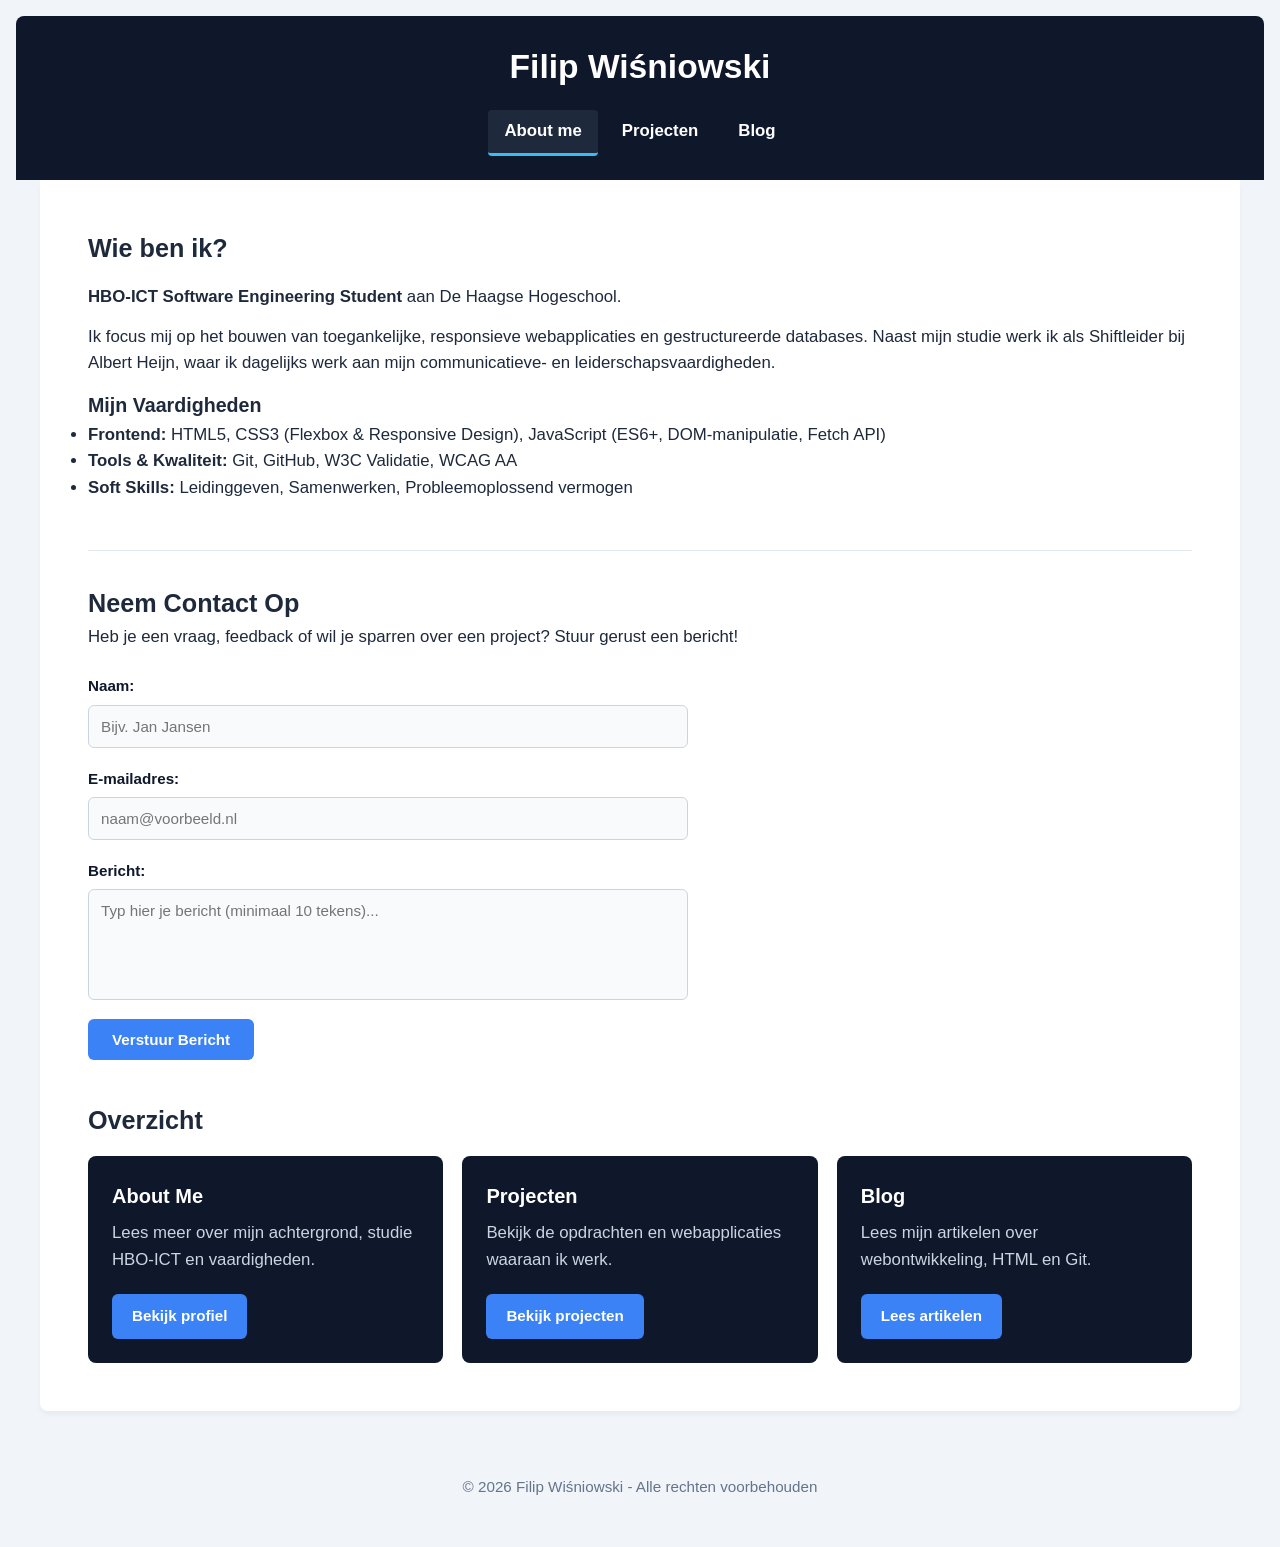
<file: index.html>
<!DOCTYPE html>
<html lang="nl">
<head>
    <meta charset="UTF-8">
    <meta name="viewport" content="width=device-width, initial-scale=1.0">
    <title>Filip's Website - Home</title>
    <link rel="stylesheet" href="css/style.css">
</head>
<body>

    <header>
        <h1>Filip Wiśniowski</h1>
        <nav aria-label="Hoofdnavigatie">
            <ul>
                <li><a href="index.html" class="active" aria-current="page">About me</a></li>
                <li><a href="projecten.html">Projecten</a></li>
                <li><a href="blog.html">Blog</a></li>
            </ul>
        </nav>
    </header>

    <main>

        <section class="intro">
            <h2>Wie ben ik?</h2>
            <div class="intro-container">
                <div class="intro-text">
                    <p><strong>HBO-ICT Software Engineering Student</strong> aan De Haagse Hogeschool.</p>
                    <p>Ik focus mij op het bouwen van toegankelijke, responsieve webapplicaties en gestructureerde databases. Naast mijn studie werk ik als Shiftleider bij Albert Heijn, waar ik dagelijks werk aan mijn communicatieve- en leiderschapsvaardigheden.</p>
                    
                    <h3>Mijn Vaardigheden</h3>
                    <ul>
                        <li><strong>Frontend:</strong> HTML5, CSS3 (Flexbox & Responsive Design), JavaScript (ES6+, DOM-manipulatie, Fetch API)</li>
                        <li><strong>Tools & Kwaliteit:</strong> Git, GitHub, W3C Validatie, WCAG AA</li>
                        <li><strong>Soft Skills:</strong> Leidinggeven, Samenwerken, Probleemoplossend vermogen</li>
                    </ul>
                </div>
            </div>
        </section>

        <!-- Contactsectie met volledige ARIA-toegankelijkheid -->
        <section class="contact-section">
            <h2>Neem Contact Op</h2>
            <p>Heb je een vraag, feedback of wil je sparren over een project? Stuur gerust een bericht!</p>

            <form id="contact-form" class="contact-form" novalidate>
                <div class="form-group">
                    <label for="name">Naam:</label>
                    <input 
                        type="text" 
                        id="name" 
                        name="name" 
                        placeholder="Bijv. Jan Jansen" 
                        aria-describedby="name-error"
                        aria-required="true"
                    >
                    <span class="error-message" id="name-error" role="alert" aria-live="polite"></span>
                </div>

                <div class="form-group">
                    <label for="email">E-mailadres:</label>
                    <input 
                        type="email" 
                        id="email" 
                        name="email" 
                        placeholder="naam@voorbeeld.nl" 
                        aria-describedby="email-error"
                        aria-required="true"
                    >
                    <span class="error-message" id="email-error" role="alert" aria-live="polite"></span>
                </div>

                <div class="form-group">
                    <label for="message">Bericht:</label>
                    <textarea 
                        id="message" 
                        name="message" 
                        rows="5" 
                        placeholder="Typ hier je bericht (minimaal 10 tekens)..." 
                        aria-describedby="message-error"
                        aria-required="true"
                    ></textarea>
                    <span class="error-message" id="message-error" role="alert" aria-live="polite"></span>
                </div>

                <button type="submit" class="submit-btn">Verstuur Bericht</button>
                <div id="form-status" class="form-status" role="alert" aria-live="polite"></div>
            </form>
        </section>

        <section class="cards-section">
            <h2>Overzicht</h2>
            <div class="cards-container">
                <article class="card">
                    <h3>About Me</h3>
                    <p>Lees meer over mijn achtergrond, studie HBO-ICT en vaardigheden.</p>
                    <a href="index.html" class="card-button">Bekijk profiel</a>
                </article>

                <article class="card">
                    <h3>Projecten</h3>
                    <p>Bekijk de opdrachten en webapplicaties waaraan ik werk.</p>
                    <a href="projecten.html" class="card-button">Bekijk projecten</a>
                </article>

                <article class="card">
                    <h3>Blog</h3>
                    <p>Lees mijn artikelen over webontwikkeling, HTML en Git.</p>
                    <a href="blog.html" class="card-button">Lees artikelen</a>
                </article>
            </div>
        </section>

    </main>

    <footer>
        <p>&copy; 2026 Filip Wiśniowski - Alle rechten voorbehouden</p>
    </footer>

    <script src="js/contact.js" defer></script>
</body>
</html>
</file>
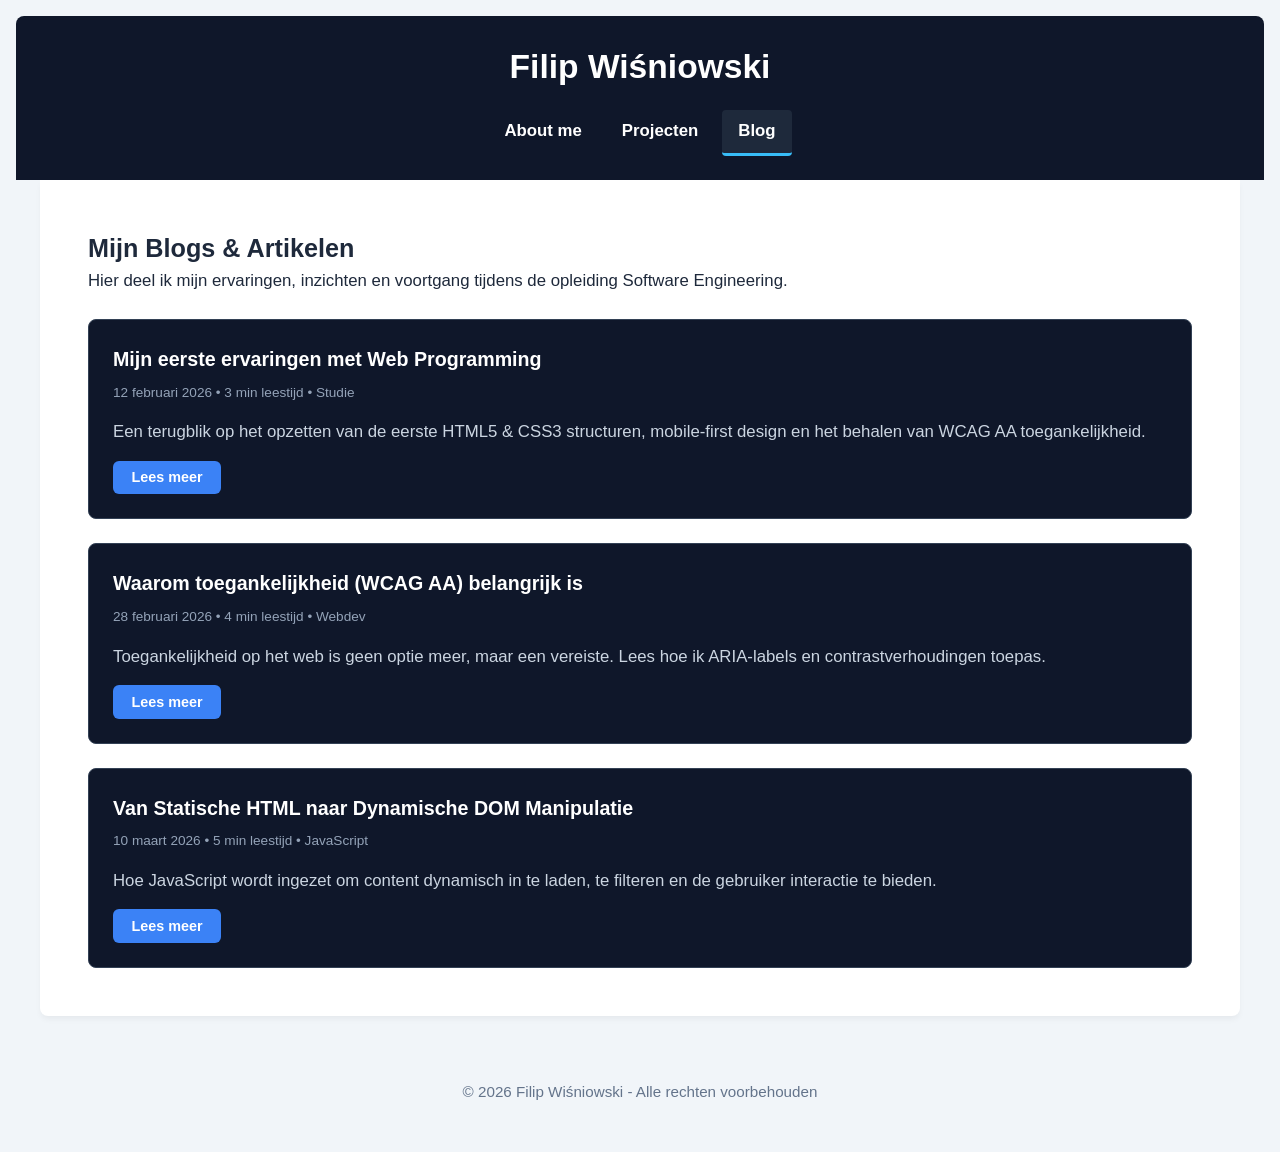
<file: blog.html>
<!DOCTYPE html>
<html lang="nl">
<head>
    <meta charset="UTF-8">
    <meta name="viewport" content="width=device-width, initial-scale=1.0">
    <title>Blog | Filip's Portfolio</title>
    <link rel="stylesheet" href="css/style.css">
</head>
<body>

    <header>
        <h1>Filip Wiśniowski</h1>
        <nav>
            <ul>
                <li><a href="index.html">About me</a></li>
                <li><a href="projecten.html">Projecten</a></li>
                <li><a href="blog.html" class="active" aria-current="page">Blog</a></li>
            </ul>
        </nav>
    </header>

    <main>
        <section class="blog-section">
            <h2>Mijn Blogs & Artikelen</h2>
            <p>Hier deel ik mijn ervaringen, inzichten en voortgang tijdens de opleiding Software Engineering.</p>

            <!-- Dynamische container waar JS de blogs in plaatst -->
            <div id="blog-container" class="blog-list"></div>
        </section>
    </main>

    <footer>
        <p>&copy; 2026 Filip Wiśniowski - Alle rechten voorbehouden</p>
    </footer>

    <!-- Koppel hier het JS bestand -->
    <script src="js/blog.js" defer></script>
</body>
</html>
</file>
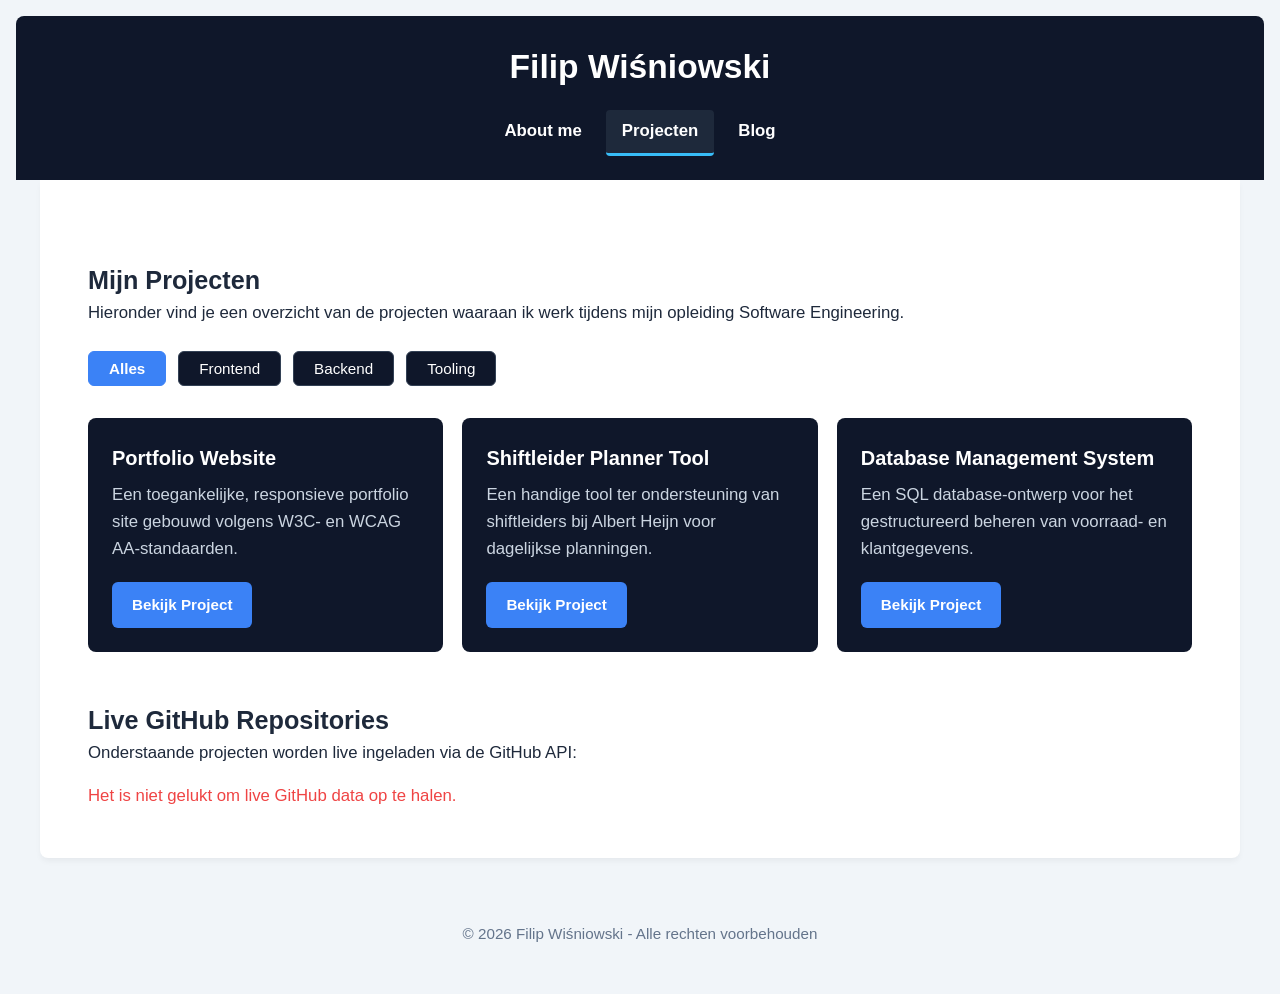
<file: projecten.html>
<!DOCTYPE html>
<html lang="nl">
<head>
    <meta charset="UTF-8">
    <meta name="viewport" content="width=device-width, initial-scale=1.0">
    <title>Projecten | Filip's Portfolio</title>
    <link rel="stylesheet" href="css/style.css">
</head>
<body>

    <header>
        <h1>Filip Wiśniowski</h1>
        <nav aria-label="Hoofdnavigatie">
            <ul>
                <li><a href="index.html">About me</a></li>
                <li><a href="projecten.html" class="active" aria-current="page">Projecten</a></li>
                <li><a href="blog.html">Blog</a></li>
            </ul>
        </nav>
    </header>

    <main>
        <section class="cards-section">
            <h2>Mijn Projecten</h2>
            <p>Hieronder vind je een overzicht van de projecten waaraan ik werk tijdens mijn opleiding Software Engineering.</p>
            
            <!-- Filter Knoppen -->
            <div class="filter-container" role="toolbar" aria-label="Project categorie filter">
                <button class="filter-btn active" data-category="all">Alles</button>
                <button class="filter-btn" data-category="Frontend">Frontend</button>
                <button class="filter-btn" data-category="Backend">Backend</button>
                <button class="filter-btn" data-category="Tooling">Tooling</button>
            </div>

            <!-- Lokale projecten container -->
            <div id="projects-container" class="cards-container"></div>
        </section>

        <!-- Live GitHub API Sectie met toegankelijke laadstatus -->
        <section class="cards-section" style="margin-top: 3rem;">
            <h2>Live GitHub Repositories</h2>
            <p>Onderstaande projecten worden live ingeladen via de GitHub API:</p>

            <div id="github-container" class="cards-container" aria-live="polite">
                <p id="github-status" class="loading-text">Repositories worden geladen...</p>
            </div>
        </section>
    </main>
         
    <footer>
        <p>&copy; 2026 Filip Wiśniowski - Alle rechten voorbehouden</p>
    </footer>

    <script src="js/projects.js" defer></script>
</body>
</html>
</file>
<file: css/style.css>
/* ==========================================================================
   1. RESET & BASISINSTELLINGEN (Sticky Footer)
   ========================================================================== */

/* Zorgt voor consistente berekening van marges en paddings */
* {
    box-sizing: border-box;
    margin: 0;
    padding: 0;
}

/* 100vh zorgt dat de pagina altijd schermvullend is */
html, body {
    min-height: 100vh;
}

body {
    display: flex;
    flex-direction: column; /* Stapelt header, main en footer verticaal */
    font-family: Arial, sans-serif;
    line-height: 1.6;
    color: #1e293b;
    background-color: #f1f5f9;
    padding: 1rem;
}

/* Toegankelijke focus-rand voor toetsenbordgebruikers (WCAG AA) */
a:focus-visible,
button:focus-visible,
input:focus-visible,
textarea:focus-visible {
    outline: 3px solid #38bdf8;
    outline-offset: 2px;
}


/* ==========================================================================
   2. HEADER & NAVIGATIE
   ========================================================================== */

header {
    background-color: #0f172a;
    color: #ffffff;
    padding: 1.5rem 1rem;
    text-align: center;
    border-radius: 8px 8px 0 0;
}

nav ul {
    list-style: none;
    display: flex;
    flex-direction: column; /* Mobiele weergave: onder elkaar */
    gap: 0.5rem;
    margin-top: 1rem;
}

nav a {
    color: #ffffff;
    text-decoration: none;
    font-weight: bold;
    padding: 0.5rem 1rem;
    display: block;
    border-radius: 4px;
    transition: background-color 0.2s ease;
}

nav a:hover,
nav a.active {
    background-color: #1e293b;
}

nav a.active {
    border-bottom: 3px solid #38bdf8;
}


/* ==========================================================================
   3. LAYOUT CONTAINER (MAIN & FOOTER)
   ========================================================================== */

/* flex: 1 drukt de footer automatisch naar de onderkant van het scherm */
main {
    flex: 1;
    width: 100%;
    max-width: 1200px;
    margin: 0 auto 2rem auto;
    background: #ffffff;
    padding: 1.5rem;
    border-radius: 0 0 8px 8px;
    box-shadow: 0 4px 6px -1px rgba(0, 0, 0, 0.05);
}

footer {
    text-align: center;
    padding: 1.5rem 1rem;
    color: #64748b;
    font-size: 0.9rem;
}


/* ==========================================================================
   4. INTRODUCTIE & VAARDIGHEDEN (index.html)
   ========================================================================== */

.intro-container {
    display: flex;
    align-items: center;
    gap: 2rem;
    flex-wrap: wrap;
    margin-top: 1rem;
}

.intro-text {
    flex: 1;
    min-width: 250px;
}

.intro-text p {
    margin-bottom: 0.8rem;
}

.intro-container img {
    max-width: 100%;
    height: auto;
    border-radius: 8px;
    object-fit: cover;
}


/* ==========================================================================
   5. PROJECTEN & FILTERKNOPPEN (projecten.html)
   ========================================================================== */

.cards-section {
    margin-top: 2rem;
}

/* Knoppenbalk voor categoriefilters */
.filter-container {
    display: flex;
    gap: 0.75rem;
    margin: 1.5rem 0 2rem 0;
    flex-wrap: wrap;
}

.filter-btn {
    background-color: #0f172a;
    color: #ffffff;
    border: 1px solid #334155;
    padding: 0.5rem 1.25rem;
    border-radius: 6px;
    cursor: pointer;
    font-size: 0.95rem;
    transition: all 0.2s ease;
}

.filter-btn:hover {
    background-color: #334155;
}

.filter-btn.active {
    background-color: #3b82f6;
    border-color: #3b82f6;
    font-weight: 600;
}

/* Flexbox grid voor projectkaarten */
.cards-container {
    display: flex;
    justify-content: flex-start;
    align-items: stretch;
    gap: 1.2rem;
    flex-wrap: wrap;
    margin-top: 1rem;
}

.card {
    flex: 1;
    min-width: 260px;
    background-color: #0f172a;
    color: #f8fafc;
    padding: 1.5rem;
    border-radius: 8px;
    display: flex;
    flex-direction: column;
    justify-content: space-between;
}

.card h3 {
    font-size: 1.25rem;
    margin-bottom: 0.5rem;
    color: #ffffff;
}

.card p {
    margin-bottom: 1.25rem;
    color: #cbd5e1;
}

/* Universele blauwe knop in de kaarten */
.card-button {
    display: inline-block;
    align-self: flex-start;
    margin-top: auto;
    padding: 0.65rem 1.25rem;
    background-color: #3b82f6;
    color: #ffffff;
    text-decoration: none;
    font-weight: 600;
    font-size: 0.95rem;
    border-radius: 6px;
    border: none;
    cursor: pointer;
    text-align: center;
    transition: background-color 0.2s ease;
}

.card-button:hover {
    background-color: #2563eb;
    color: #ffffff;
}


/* ==========================================================================
   6. BLOGARTIKELEN (blog.html)
   ========================================================================== */

.blog-list {
    display: flex;
    flex-direction: column;
    gap: 1.5rem;
    margin-top: 1.5rem;
}

.blog-card {
    background-color: #0f172a;
    border: 1px solid #334155;
    padding: 1.5rem;
    border-radius: 8px;
    color: #ffffff;
}

.blog-card h3 {
    margin-bottom: 0.4rem;
    color: #ffffff;
}

.blog-meta {
    font-size: 0.85rem;
    color: #94a3b8;
    margin-bottom: 1rem;
}

.blog-summary {
    color: #cbd5e1;
    line-height: 1.5;
}

.blog-full-content {
    color: #e2e8f0;
    line-height: 1.6;
    margin-top: 0.75rem;
    padding-top: 0.75rem;
    border-top: 1px solid #334155;
}

.read-more-btn {
    background-color: #3b82f6;
    color: #ffffff;
    border: none;
    padding: 0.55rem 1.15rem;
    border-radius: 6px;
    cursor: pointer;
    margin-top: 1rem;
    font-size: 0.9rem;
    font-weight: 600;
    transition: background-color 0.2s ease;
}

.read-more-btn:hover {
    background-color: #2563eb;
}


/* ==========================================================================
   7. CONTACTFORMULIER & VALIDATIE (index.html)
   ========================================================================== */

.contact-section {
    margin-top: 3rem;
    padding-top: 2rem;
    border-top: 1px solid #e2e8f0;
}

.contact-form {
    max-width: 600px;
    margin-top: 1.5rem;
    display: flex;
    flex-direction: column;
    gap: 0.5rem;
}

.form-group {
    display: flex;
    flex-direction: column;
    gap: 0.4rem;
}

.form-group label {
    font-weight: 600;
    font-size: 0.95rem;
    color: #0f172a;
}

/* Lichte invoervelden die netjes ogen op een witte pagina */
.form-group input,
.form-group textarea {
    padding: 0.75rem;
    background-color: #f8fafc;
    border: 1px solid #cbd5e1;
    border-radius: 6px;
    color: #0f172a;
    font-family: inherit;
    font-size: 0.95rem;
    transition: border-color 0.2s ease, box-shadow 0.2s ease;
}
.form-group textarea {
    resize: none;
}

.form-group input:focus,
.form-group textarea:focus {
    outline: none;
    border-color: #3b82f6;
    background-color: #ffffff;
    box-shadow: 0 0 0 3px rgba(59, 130, 246, 0.15);
}

/* Rood kader bij ongeldige invoer */
.form-group input.input-error,
.form-group textarea.input-error {
    border-color: #ef4444;
    background-color: #fef2f2;
}

.error-message {
    color: #ef4444;
    font-size: 0.85rem;
    min-height: 0;
}

/* Blauwe verzendknop */
.submit-btn {
    background-color: #3b82f6;
    color: #ffffff;
    border: none;
    padding: 0.75rem 1.5rem;
    font-size: 0.95rem;
    font-weight: 600;
    border-radius: 6px;
    cursor: pointer;
    align-self: flex-start;
    transition: background-color 0.2s ease;
}

.submit-btn:hover {
    background-color: #2563eb;
}

/* Groen succesbericht na verzenden */
.form-status.success {
    margin-top: 1rem;
    padding: 0.85rem;
    background-color: #ecfdf5;
    border: 1px solid #10b981;
    color: #065f46;
    border-radius: 6px;
    font-weight: 500;
}


/* ==========================================================================
   8. RESPONSIVE BREEKPUNTEN (Media Queries)
   ========================================================================== */

/* Tablet & Grotere schermen (vanaf 768px) */
@media (min-width: 768px) {
    body {
        font-size: 1.05rem;
    }

    nav ul {
        flex-direction: row;
        justify-content: center;
    }

    main {
        padding: 2.5rem;
    }

    footer {
        padding: 2rem 1rem;
        font-size: 0.95rem;
    }
}

/* Desktop schermen (vanaf 1024px) */
@media (min-width: 1024px) {
    main {
        padding: 3rem;
    }
}
/* Contactformulier validatiestijlen */
.input-error {
  border: 2px solid #e74c3c !important;
  background-color: #fff6f6;
}

.error-message {
  color: #e74c3c;
  font-size: 0.85rem;
  margin-top: 4px;
  display: block;
}

.success-message {
  color: #27ae60;
  font-weight: bold;
  margin-top: 15px;
  padding: 10px;
  background-color: #eafaf1;
  border: 1px solid #27ae60;
  border-radius: 4px;
}
</file>
